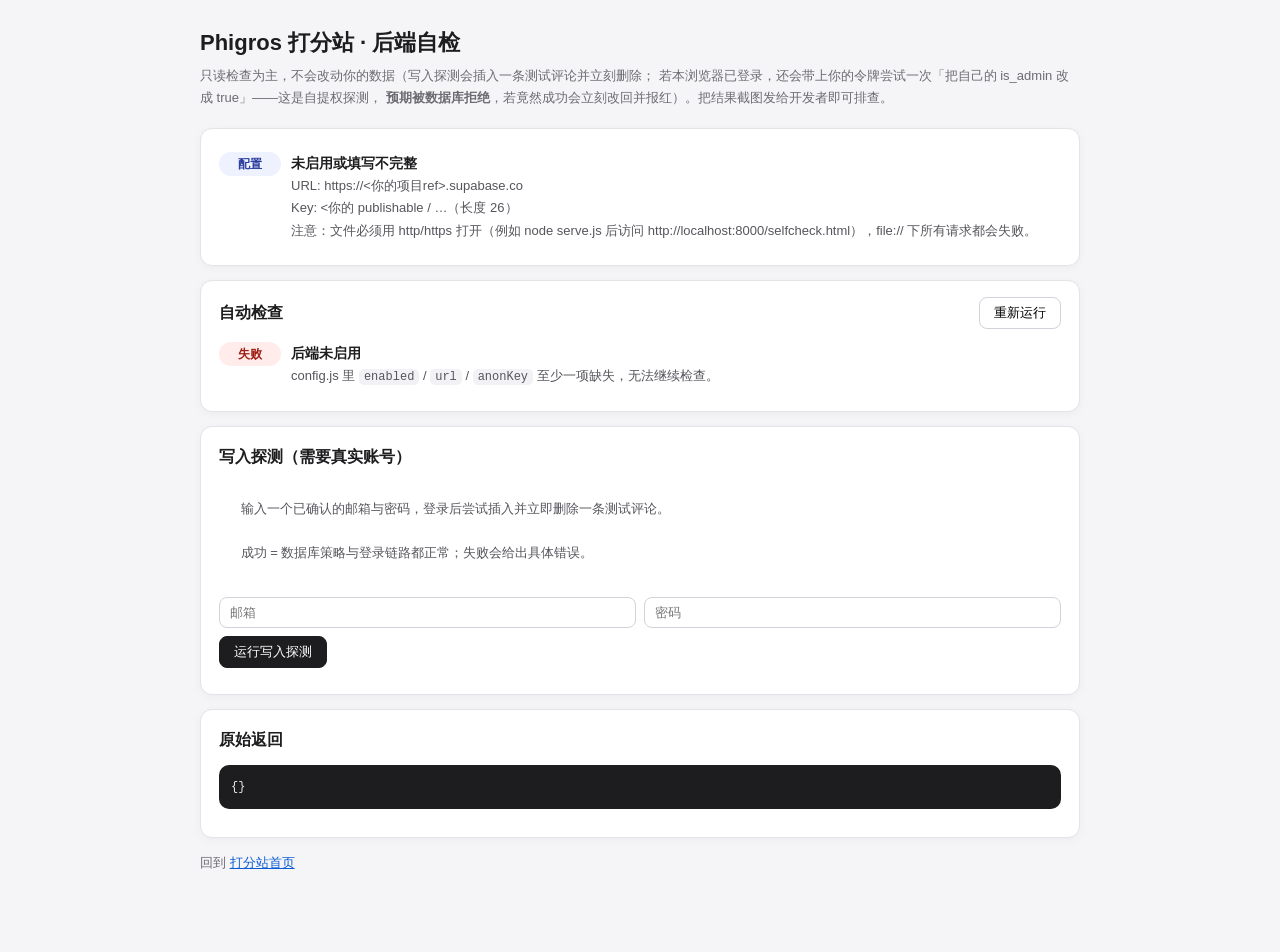
<file: selfcheck.html>
<!DOCTYPE html>
<html lang="zh-CN">
<head>
<meta charset="UTF-8" />
<meta name="viewport" content="width=device-width, initial-scale=1.0" />
<title>Phigros 打分站 · 后端自检</title>
<style>
  :root { color-scheme: light dark; }
  body { margin: 0; padding: 24px 18px 60px; background: #f5f5f7; color: #1d1d1f;
    font-family: -apple-system, "PingFang SC", "Microsoft YaHei", Arial, sans-serif; line-height: 1.7; }
  .wrap { max-width: 880px; margin: 0 auto; }
  h1 { font-size: 22px; margin: 0 0 4px; }
  .sub { color: #6b6b72; font-size: 13px; margin-bottom: 18px; }
  .card { background: #fff; border: 1px solid #e3e3e8; border-radius: 12px; padding: 16px 18px; margin-bottom: 14px;
    box-shadow: 0 2px 10px rgba(0,0,0,.04); }
  .row { display: flex; gap: 10px; align-items: flex-start; padding: 7px 0; border-bottom: 1px dashed #ececf1; }
  .row:last-child { border-bottom: none; }
  .tag { flex: 0 0 62px; font-size: 12px; font-weight: 700; text-align: center; border-radius: 999px; padding: 2px 0; }
  .ok   { background: #e6f7ec; color: #10693a; }
  .warn { background: #fff6e5; color: #8a5a00; }
  .bad  { background: #ffeceb; color: #9e1c12; }
  .info { background: #eef2ff; color: #2c3e9e; }
  .name { font-weight: 600; font-size: 14px; }
  .desc { font-size: 13px; color: #55555c; white-space: pre-wrap; word-break: break-word; }
  code { background: #f2f2f6; padding: 1px 5px; border-radius: 5px; font-size: 12px; }
  button { border: 1px solid #d2d2da; background: #fff; border-radius: 8px; padding: 6px 14px; font-size: 13px;
    cursor: pointer; font-family: inherit; }
  button.primary { background: #1d1d1f; color: #fff; border-color: #1d1d1f; }
  button:disabled { opacity: .5; cursor: default; }
  input { border: 1px solid #d2d2da; border-radius: 8px; padding: 7px 10px; font-size: 13px; font-family: inherit; width: 100%; box-sizing: border-box; }
  .field { margin-bottom: 8px; }
  .grid2 { display: grid; grid-template-columns: 1fr 1fr; gap: 8px; }
  pre { background: #1d1d1f; color: #e8e8ed; padding: 12px; border-radius: 10px; overflow: auto; font-size: 12px; max-height: 260px; }
  a { color: #0a5cd6; }
</style>
</head>
<body>
<div class="wrap">
  <h1>Phigros 打分站 · 后端自检</h1>
  <div class="sub">只读检查为主，不会改动你的数据（写入探测会插入一条测试评论并立刻删除；
    若本浏览器已登录，还会带上你的令牌尝试一次「把自己的 is_admin 改成 true」——这是自提权探测，
    <b>预期被数据库拒绝</b>，若竟然成功会立刻改回并报红）。把结果截图发给开发者即可排查。</div>

  <div class="card" id="cfgCard">
    <div class="row"><span class="tag info">配置</span><div>
      <div class="name" id="cfgName">读取 config.js…</div>
      <div class="desc" id="cfgDesc"></div>
    </div></div>
  </div>

  <div class="card">
    <div style="display:flex;justify-content:space-between;align-items:center;margin-bottom:6px">
      <b>自动检查</b>
      <button id="rerun">重新运行</button>
    </div>
    <div id="results"></div>
  </div>

  <div class="card">
    <b>写入探测（需要真实账号）</b>
    <div class="desc" style="margin:6px 0 10px">
      输入一个已确认的邮箱与密码，登录后尝试插入并立即删除一条测试评论。<br>
      成功 = 数据库策略与登录链路都正常；失败会给出具体错误。
    </div>
    <div class="grid2">
      <div class="field"><input id="pEmail" type="email" placeholder="邮箱" /></div>
      <div class="field"><input id="pPass" type="password" placeholder="密码" /></div>
    </div>
    <button class="primary" id="probeBtn">运行写入探测</button>
    <div id="probeOut" style="margin-top:10px"></div>
  </div>

  <div class="card">
    <b>原始返回</b>
    <pre id="raw">（运行后显示）</pre>
  </div>

  <p class="sub">回到 <a href="index.html">打分站首页</a></p>
</div>

<script src="config.js"></script>
<script>
(function () {
  'use strict';
  var BC = window.PHIGROS_BACKEND || {};
  var URL_ = (BC.url || '').replace(/\/+$/, '');
  var KEY = BC.anonKey || '';
  var ready = !!(BC.enabled && URL_ && KEY);
  var rawLog = {};

  function el(id) { return document.getElementById(id); }
  function esc(s) { return String(s == null ? '' : s).replace(/&/g, '&amp;').replace(/</g, '&lt;').replace(/>/g, '&gt;'); }

  function addRow(level, name, desc) {
    var row = document.createElement('div');
    row.className = 'row';
    row.innerHTML = '<span class="tag ' + level + '">' +
      ({ ok: '通过', warn: '注意', bad: '失败', info: '信息' }[level] || '信息') +
      '</span><div><div class="name">' + esc(name) + '</div><div class="desc">' + desc + '</div></div>';
    el('results').appendChild(row);
  }

  async function req(method, path, body, token) {
    var headers = { apikey: KEY };
    if (KEY) headers.Authorization = 'Bearer ' + (token || KEY);
    if (body) headers['Content-Type'] = 'application/json';
    var res = await fetch(URL_ + path, {
      method: method,
      headers: headers,
      body: body ? JSON.stringify(body) : undefined
    });
    var text = await res.text();
    var data = null;
    if (text) { try { data = JSON.parse(text); } catch (e) { data = text; } }
    rawLog[method + ' ' + path] = { status: res.status, body: data };
    return { status: res.status, ok: res.ok, data: data };
  }

  function msgOf(r) {
    var d = r.data;
    if (d && typeof d === 'object') return d.message || d.msg || d.hint || d.error_description || d.error || JSON.stringify(d);
    return String(d || ('HTTP ' + r.status));
  }

  function dumpRaw() { el('raw').textContent = JSON.stringify(rawLog, null, 2); }

  /* ---------- 配置 ---------- */
  el('cfgName').textContent = ready ? '已启用（enabled: true）' : '未启用或填写不完整';
  el('cfgDesc').textContent =
    'URL: ' + (URL_ || '（空）') + '\nKey: ' + (KEY ? KEY.slice(0, 18) + '…（长度 ' + KEY.length + '）' : '（空）') +
    '\n注意：文件必须用 http/https 打开（例如 node serve.js 后访问 http://localhost:8000/selfcheck.html），file:// 下所有请求都会失败。';

  function prefixed(k) { return (k || '').indexOf('sb_publishable_') === 0 || (k || '').indexOf('sb_secret_') === 0; }

  /* ---------- 自动检查 ---------- */
  async function run() {
    el('results').innerHTML = '';
    rawLog = {};

    if (!ready) {
      addRow('bad', '后端未启用', 'config.js 里 <code>enabled</code> / <code>url</code> / <code>anonKey</code> 至少一项缺失，无法继续检查。');
      dumpRaw();
      return;
    }
    if (prefixed(KEY) && KEY.indexOf('sb_secret_') === 0) {
      addRow('bad', '密钥用错了', '当前填的是 secret key，请换成 <code>sb_publishable_…</code> 的公钥。');
    }

    /* 1. Auth 设置 */
    try {
      var s = await req('GET', '/auth/v1/settings');
      if (s.ok) {
        var d = s.data || {};
        var auto = d.mailer_autoconfirm;
        var signup = d.disable_signup === true ? '已关闭注册' : '允许注册';
        addRow('ok', 'Auth 服务可达', 'Supabase Auth 正常响应。' + signup +
          (auto === true ? '；<b>邮箱自动确认已开启</b>（注册后可直接登录）' : '；邮箱确认开启（注册后需点邮件里的确认链接）'));
      } else {
        addRow('bad', 'Auth 服务不可达', 'HTTP ' + s.status + '：' + esc(msgOf(s)));
      }
    } catch (e) {
      addRow('bad', 'Auth 请求异常', '多半是网络被拦截或页面不是 http(s) 打开的。' + esc(e.message));
    }

    /* 2. 数据表 / 视图可读性 */
    var tables = [
      { p: '/rest/v1/profiles?select=id,username,nickname,avatar_color,is_admin&limit=2', n: 'profiles 视图（昵称/管理员）' },
      { p: '/rest/v1/ratings?select=id,song_id,user_id,score&limit=2', n: 'ratings 表' },
      { p: '/rest/v1/comments?select=id,song_id,user_id,text&limit=2', n: 'comments 表' }
    ];
    for (var i = 0; i < tables.length; i++) {
      var t = tables[i];
      try {
        var r = await req('GET', t.p);
        if (r.ok) {
          addRow('ok', t.n + ' 可读', '返回 ' + (Array.isArray(r.data) ? r.data.length : 0) + ' 行（最多取 2 行作示例）。');
        } else {
          addRow('bad', t.n + ' 读取失败', 'HTTP ' + r.status + '：' + esc(msgOf(r)) +
            (/does not exist/i.test(msgOf(r)) ? '\n表/视图不存在 → 请在 SQL Editor 里执行 supabase-setup.sql。' : ''));
        }
      } catch (e) {
        addRow('bad', t.n + ' 请求异常', esc(e.message));
      }
    }

    /* 3. profiles 是否暴露 is_admin */
    try {
      var pf = await req('GET', '/rest/v1/profiles?select=is_admin&limit=1');
      if (pf.ok) addRow('ok', 'profiles 暴露 is_admin', '前端管理员判定依赖它，已就绪。');
      else addRow('warn', 'profiles 缺少 is_admin', 'HTTP ' + pf.status + '：' + esc(msgOf(pf)) +
        '\n重跑 supabase-setup.sql 里的 <code>create or replace view public.profiles …</code> 即可修复。');
    } catch (e) { /* 上面已报过 */ }

    /* 4. 匿名读 users 表：应当读不到任何行（RLS 生效） */
    try {
      var us = await req('GET', '/rest/v1/users?select=id,username&limit=3');
      if (us.ok) {
        var rows = Array.isArray(us.data) ? us.data.length : 0;
        if (rows === 0) addRow('ok', 'users 表受 RLS 保护', '匿名读取返回 0 行，符合预期（密码哈希不会外泄）。');
        else addRow('bad', 'users 表可被匿名读取', '匿名就拿到了 ' + rows + ' 行资料！说明 RLS 未生效或策略过宽，请重跑 supabase-setup.sql。');
      } else {
        addRow('ok', 'users 表受 RLS 保护', '匿名读取被拒绝（HTTP ' + us.status + '），符合预期。');
      }
    } catch (e) { addRow('warn', 'users 表检查异常', esc(e.message)); }

    /* 5. 匿名写入探测：应当被拒 */
    var probeId = 'selfcheck_' + Date.now();
    try {
      var w = await req('POST', '/rest/v1/comments', {
        id: probeId, song_id: '__selfcheck__', user_id: '00000000-0000-0000-0000-000000000000',
        text: 'selfcheck anon probe', created_at: Date.now()
      });
      if (w.status === 201 || w.status === 200) {
        addRow('bad', '匿名竟然能写入评论', 'RLS 没有拦住未登录写入！请立刻重跑 supabase-setup.sql，并确认没有手工关掉过任何表的行级安全策略（RLS）。');
        await req('DELETE', '/rest/v1/comments?id=eq.' + encodeURIComponent(probeId));
        addRow('info', '已尝试清理测试数据', '如果上面那条写入成功，已尝试删除探针数据 ' + esc(probeId) + '。');
      } else {
        addRow('ok', '未登录写入被拒绝', 'HTTP ' + w.status + '：' + esc(msgOf(w)) + '（这是预期的安全行为）');
      }
    } catch (e) {
      addRow('warn', '匿名写入探测异常', esc(e.message));
    }

    /* 6. 🔒 自提权探测：谁都别想改自己的 is_admin（本次安全加固的核心）
     * 判定口径：两种请求各打一次，都必须是「被拒绝」：
     *   ① 不带令牌（匿名）PATCH 一条目标记录 {is_admin:true} → 期望 403 + code=42501
     *   ② 已登录时再带自己的令牌 PATCH 自己那行 → 期望 403 + 42501，并读回 profiles.is_admin 复核
     * 判定：读回仍为 false（或两种请求都被拒）= 通过；读回变成 true = 失败（严重，立刻尝试改回）；
     *       返回 2xx 但读不回来 / 后端不可达 = 「未验证」，不算失败。
     */
    var escSess = null;
    try { var sraw = localStorage.getItem('dsh_session'); escSess = sraw ? JSON.parse(sraw) : null; } catch (e) { escSess = null; }
    var escTok = (escSess && escSess.access_token) ? escSess.access_token : null;
    var escUid = (escSess && escSess.user_id) ? escSess.user_id : null;
    var escSentinel = '00000000-0000-0000-0000-000000000000';

    function escLine(tag, r) {
      var code = (r.data && (r.data.code || r.data.error_code)) || '';
      var msg = msgOf(r);
      if (/^HTTP \d+$/.test(msg)) msg = '';   // 后端没给正文时不要重复状态码
      return tag + '：HTTP ' + r.status + (code ? ' / code=' + code : '') + (msg ? '：' + msg : '');
    }

    try {
      // ① 不带令牌（无论是否登录都先打一次）
      var escAnon = await req('PATCH', '/rest/v1/users?id=eq.' + encodeURIComponent(escUid || escSentinel), { is_admin: true }, null);
      var escAnonRejected = !(escAnon.ok || escAnon.status === 200 || escAnon.status === 204);

      // ② 已登录：先读自己的状态 → 带自己的令牌改自己那行 → 再读回复核
      var escSelfLine = '', escSelfRes = null, escBefore = null, escAfter = null;
      if (escUid) {
        var escB0 = await req('GET', '/rest/v1/profiles?select=is_admin&id=eq.' + encodeURIComponent(escUid), null, escTok);
        escBefore = (escB0.ok && Array.isArray(escB0.data) && escB0.data[0]) ? escB0.data[0].is_admin : null;
        escSelfRes = await req('PATCH', '/rest/v1/users?id=eq.' + encodeURIComponent(escUid), { is_admin: true }, escTok);
        escSelfLine = escLine('带自己的令牌', escSelfRes);
        var escB1 = await req('GET', '/rest/v1/profiles?select=is_admin&id=eq.' + encodeURIComponent(escUid), null, escTok);
        escAfter = (escB1.ok && Array.isArray(escB1.data) && escB1.data[0]) ? escB1.data[0].is_admin : null;
      }

      var escExpect = '期望：403/401 + <code>42501 permission denied</code>（加固生效时这是正常现象，不是故障）。';

      if (escUid && escAfter === true && escBefore === true) {
        addRow('info', 'is_admin 自提权探测：未验证',
          '当前账号本来就是管理员，写回 true 等于空操作，这次探测不能判定加固是否生效（加固后也会被 403 拒掉）。\n' +
          '· ' + escSelfLine + '\n请换一个<b>普通账号</b>登录后再跑一遍本页。' + escExpect);
      } else if (escUid && escAfter === true) {
        addRow('bad', 'is_admin 自提权探测：竟然提权成功',
          '登录用户竟然能把自己（' + esc(escSess.email || escUid) + '）的 is_admin 从 false 改成 true（' + escSelfLine + '）！\n' +
          '这是<b>严重</b>问题：任何注册用户都能变成管理员（可删任意评论/评分、读全部用户资料）。\n' +
          '请立刻在 SQL Editor 重新执行 <b>supabase-setup.sql</b>（含「收回 is_admin 列权限 + 触发器兜底 + admin_set_admin 函数」）；' +
          '若刚手工关掉过行级安全策略（RLS），必须重跑 supabase-setup.sql 才能恢复保护。\n' +
          '另外请把本页输出发给开发者，并用浏览器 Console 手工复验写入是否被拒。');
        var escFix = await req('PATCH', '/rest/v1/users?id=eq.' + encodeURIComponent(escUid), { is_admin: false }, escTok);
        if (escFix.ok || escFix.status === 204) addRow('info', '已尝试还原', '已把本次探测写进去的 is_admin 改回 false，避免留下痕迹。');
        else addRow('warn', '探测后未能还原', '请手动执行：<code>update public.users set is_admin = false where id = \'' + esc(escUid) + '\';</code>');
      } else if (escUid && escAfter === false) {
        addRow('ok', 'is_admin 自提权探测：已被拒绝',
          '已登录用户无法把自己改成管理员（列级权限拒绝）。\n' +
          '· ' + escLine('带自己的令牌', escSelfRes) + '\n' +
          '· 读回验证：<code>GET /rest/v1/profiles?select=is_admin&amp;id=eq.' + esc(escUid) + '</code> → is_admin=false\n' +
          '· ' + escLine('不带令牌', escAnon) + '\n' + escExpect);
      } else if (!escUid && escAnonRejected) {
        addRow('ok', 'is_admin 自提权探测：已被拒绝',
          '未登录（不带令牌）无法把 is_admin 改成 true。\n' +
          '· ' + escLine('不带令牌', escAnon) + '\n' + escExpect +
          '\n想更彻底地复核：用一个<b>普通账号</b>登录后再跑一遍本页（会改用自己的行并读回验证）。');
      } else if (!escUid) {
        addRow('info', 'is_admin 自提权探测：未验证',
          '未登录时这次 PATCH 返回 ' + escLine('不带令牌', escAnon) +
          '——匿名请求在「匹配 0 行」时后端同样可能返回 204，据此无法断定加固是否生效。\n' +
          '请用一个<b>普通账号</b>登录后重新运行本页：那一步会带自己的令牌改自己的行，再读回 <code>profiles.is_admin</code> 复核。' + escExpect);
      } else {
        addRow('info', 'is_admin 自提权探测：未验证',
          '本次 PATCH 返回 ' + escSelfLine + '，但没能读回自己的资料行（profiles 视图不可读 / 无该行），无法确认最终状态。\n' +
          '请先修好上面「profiles 视图」那一项（重跑 supabase-setup.sql 里的 <code>create or replace view public.profiles …</code>），再重新运行本页。');
      }
    } catch (e) {
      addRow('info', 'is_admin 自提权探测：未验证',
        '探测请求没能完成：' + esc(e.message) +
        '\n后端不可达时本项无法判定（这一项不计为失败）。请确认页面是经 http(s) 打开的，且 config.js 里的 Supabase 地址可访问，然后重新运行本页。');
    }

    /* 7. 本地会话 */
    var hasSession = false;
    try { hasSession = !!localStorage.getItem('dsh_session'); } catch (e) { /* 忽略 */ }
    addRow('info', '本浏览器登录状态', hasSession ? '存在本地会话（dsh_session）。' : '当前未登录。');

    dumpRaw();
  }

  /* ---------- 写入探测（真实登录） ---------- */
  el('probeBtn').addEventListener('click', async function () {
    var btn = el('probeBtn');
    var out = el('probeOut');
    var email = el('pEmail').value.trim();
    var pass = el('pPass').value;
    out.innerHTML = '';
    if (!email || !pass) { out.innerHTML = '<div class="desc" style="color:#9e1c12">请先填写邮箱与密码。</div>'; return; }
    btn.disabled = true;
    function say(level, text) {
      out.innerHTML += '<div class="row"><span class="tag ' + level + '">' +
        ({ ok: '通过', warn: '注意', bad: '失败', info: '信息' }[level] || '信息') +
        '</span><div><div class="desc">' + text + '</div></div></div>';
    }
    try {
      var t = await req('POST', '/auth/v1/token?grant_type=password', { email: email, password: pass });
      if (!t.ok) {
        say('bad', '登录失败：HTTP ' + t.status + ' ' + esc(msgOf(t)));
        dumpRaw(); btn.disabled = false; return;
      }
      var token = t.data.access_token;
      var uid = t.data.user && t.data.user.id;
      say('ok', '登录成功，用户 UUID：<code>' + esc(uid) + '</code>');

      var me = await req('GET', '/rest/v1/profiles?select=id,nickname,is_admin&id=eq.' + encodeURIComponent(uid), null, token);
      if (me.ok && Array.isArray(me.data) && me.data.length) {
        say('ok', '资料行已自动创建：昵称 <b>' + esc(me.data[0].nickname) + '</b>，管理员 ' + (me.data[0].is_admin ? '是' : '否'));
      } else {
        say('warn', '没有查到自己的资料行（触发器可能没生效）：HTTP ' + me.status + ' ' + esc(msgOf(me)));
      }

      var id = 'selfcheck_' + Date.now();
      var ins = await req('POST', '/rest/v1/comments', {
        id: id, song_id: '__selfcheck__', user_id: uid, text: 'selfcheck write probe', created_at: Date.now()
      }, token);
      if (ins.ok || ins.status === 201) {
        say('ok', '写入成功（已插入测试评论）');
        var del = await req('DELETE', '/rest/v1/comments?id=eq.' + encodeURIComponent(id), null, token);
        say(del.ok ? 'ok' : 'warn', del.ok ? '测试数据已清理' : '清理失败，请手动删除 id=' + esc(id));
      } else {
        say('bad', '写入被拒绝：HTTP ' + ins.status + ' ' + esc(msgOf(ins)) +
          '<br>若是 <code>row-level security</code>：确认登录状态正常，且 comments 表有 insert 策略（重跑 supabase-setup.sql）。');
      }
    } catch (e) {
      say('bad', '探测异常：' + esc(e.message));
    }
    dumpRaw();
    btn.disabled = false;
  });

  el('rerun').addEventListener('click', run);
  run();
})();
</script>
</body>
</html>
</file>
